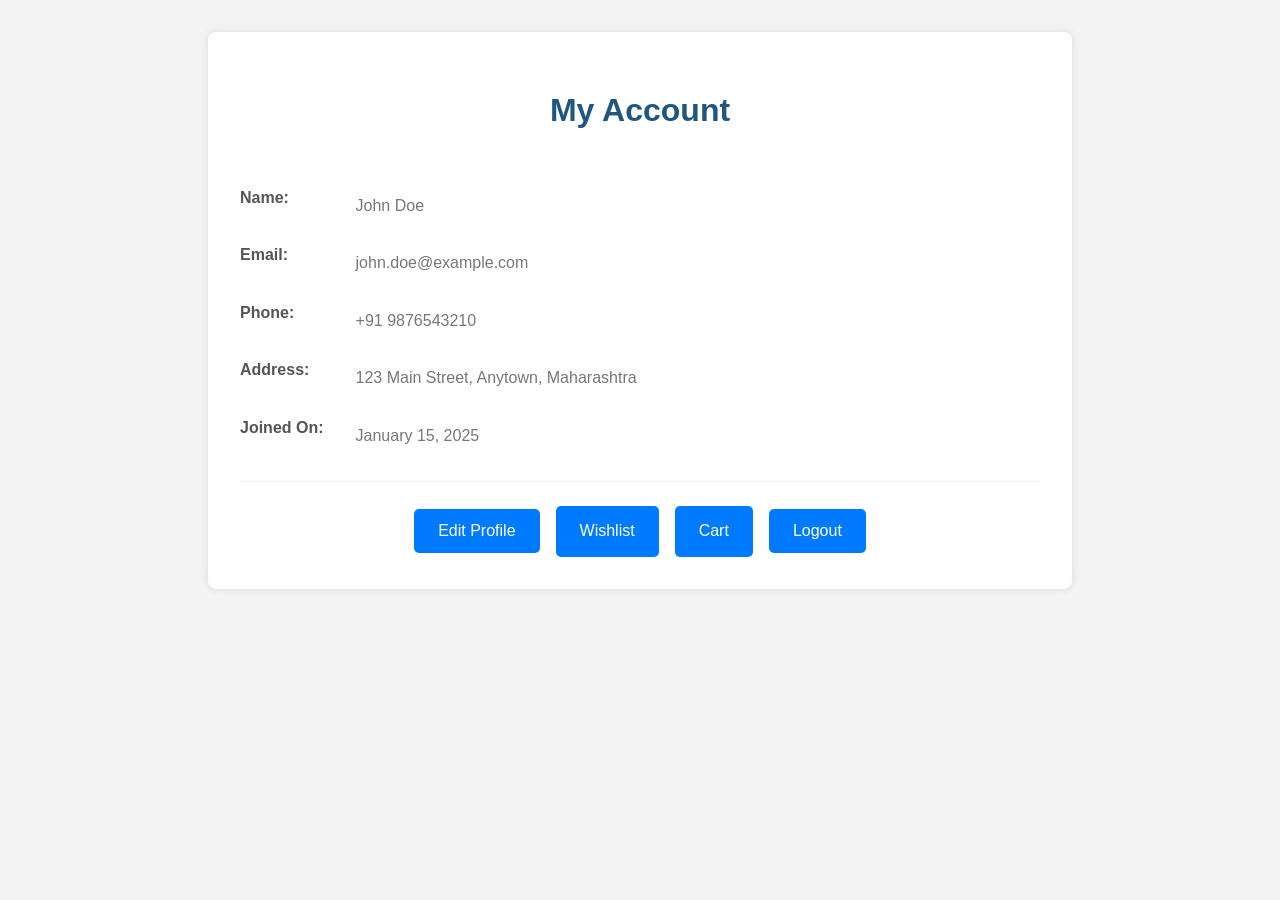
<file: account.html>
<!DOCTYPE html>
<html lang="en">

<head>
    <meta charset="UTF-8">
    <meta name="viewport" content="width=device-width, initial-scale=1.0">
    <title>My Account - SWOTTER</title>
    <style>
        body {
            font-family: 'Arial', sans-serif;
            margin: 0;
            padding: 0;
            background-color: #f4f4f4;
            color: #333;
            line-height: 1.6;
        }

        .container {
            max-width: 800px;
            margin: 2em auto;
            padding: 2em;
            background-color: white;
            border-radius: 8px;
            box-shadow: 0 0 10px rgba(0, 0, 0, 0.1);
        }

        h1 {
            color: #205781;
            text-align: center;
            margin-bottom: 1.5em;
        }

        .profile-details {
            display: grid;
            grid-template-columns: auto 1fr;
            gap: 1em 2em;
            margin-bottom: 1.5em;
            padding-bottom: 1.5em;
            border-bottom: 1px solid #eee;
        }

        .profile-details label {
            font-weight: bold;
            color: #555;
        }

        .profile-details span {
            color: #777;
            font-size: 1em;
            padding: 0.5em 0;
        }

        .edit-form {
            display: none;
            grid-template-columns: auto 1fr;
            gap: 1em 2em;
            margin-bottom: 1.5em;
            padding-bottom: 1.5em;
            border-bottom: 1px solid #eee;
        }

        .edit-form label {
            font-weight: bold;
            color: #555;
        }

        .edit-form input[type="text"] {
            padding: 0.5em;
            border: 1px solid #ccc;
            border-radius: 4px;
            font-size: 1em;
            width: 100%;
            box-sizing: border-box;
        }

        .profile-actions {
            display: flex;
            gap: 1em;
            justify-content: center;
            align-items: center;
        }

        .profile-actions button,
        .profile-actions a {
            padding: 0.8em 1.5em;
            border: none;
            border-radius: 5px;
            cursor: pointer;
            font-size: 1em;
            text-decoration: none;
            color: white;
            background-color: #007bff;
            transition: background-color 0.3s ease;
        }

        .profile-actions button:hover,
        .profile-actions a:hover {
            background-color: #0056b3;
        }

        .edit-buttons {
            display: none;
            gap: 0.5em;
        }

        .editing .profile-details {
            display: none;
        }

        .editing .edit-form {
            display: grid;
        }

        .editing .profile-actions>*:not(.edit-buttons) {
            display: none;
        }

        .editing .edit-buttons {
            display: flex;
        }
    </style>
</head>

<body>
    <div class="container">
        <h1>My Account</h1>

        <div class="profile-details">
            <label for="name">Name:</label>
            <span id="name-span">John Doe</span>

            <label for="email">Email:</label>
            <span id="email-span">john.doe@example.com</span>

            <label for="phone">Phone:</label>
            <span id="phone-span">+91 9876543210</span>

            <label for="address">Address:</label>
            <span id="address-span">123 Main Street, Anytown, Maharashtra</span>

            <label for="joined">Joined On:</label>
            <span id="joined-span">January 15, 2025</span>
        </div>

        <form id="edit-profile-form" class="edit-form">
            <label for="edit-name">Name:</label>
            <input type="text" id="edit-name" value="John Doe">

            <label for="edit-email">Email:</label>
            <input type="text" id="edit-email" value="john.doe@example.com">

            <label for="edit-phone">Phone:</label>
            <input type="text" id="edit-phone" value="+91 9876543210">

            <label for="edit-address">Address:</label>
            <input type="text" id="edit-address" value="123 Main Street, Anytown, Maharashtra">

            <label for="edit-joined">Joined On:</label>
            <input type="text" id="edit-joined" value="January 15, 2025" readonly>
        </form>

        <div class="profile-actions">
            <button class="primary" id="edit-button" onclick="toggleEdit()">Edit Profile</button>
            <a href="wishlist.html" class="secondary">Wishlist</a>
            <a href="cart.html" class="secondary">Cart</a>
            <button class="secondary" onclick="logout()">Logout</button>
            <div class="edit-buttons">
                <button type="button" onclick="saveEdit()">Save</button>
                <button type="button" onclick="cancelEdit()">Cancel</button>
            </div>
        </div>
    </div>

    <script>
        const profileDetails = document.querySelector('.profile-details');
        const editForm = document.getElementById('edit-profile-form');
        const editButton = document.getElementById('edit-button');
        const editButtonsDiv = document.querySelector('.edit-buttons');

        const nameSpan = document.getElementById('name-span');
        const emailSpan = document.getElementById('email-span');
        const phoneSpan = document.getElementById('phone-span');
        const addressSpan = document.getElementById('address-span');
        const joinedSpan = document.getElementById('joined-span');

        const editNameInput = document.getElementById('edit-name');
        const editEmailInput = document.getElementById('edit-email');
        const editPhoneInput = document.getElementById('edit-phone');
        const editAddressInput = document.getElementById('edit-address');
        const editJoinedInput = document.getElementById('edit-joined');

        function toggleEdit() {
            document.body.classList.toggle('editing');
            if (document.body.classList.contains('editing')) {
                editButton.textContent = 'Cancel';
                editButton.onclick = cancelEdit;
                editButtonsDiv.style.display = 'flex';
            } else {
                editButton.textContent = 'Edit Profile';
                editButton.onclick = toggleEdit;
                editButtonsDiv.style.display = 'none';
            }
        }

        function cancelEdit() {
            document.body.classList.remove('editing');
            editButton.textContent = 'Edit Profile';
            editButton.onclick = toggleEdit;
            editButtonsDiv.style.display = 'none';
        }

        function saveEdit() {
            nameSpan.textContent = editNameInput.value;
            emailSpan.textContent = editEmailInput.value;
            phoneSpan.textContent = editPhoneInput.value;
            addressSpan.textContent = editAddressInput.value;

            document.body.classList.remove('editing');
            editButton.textContent = 'Edit Profile';
            editButton.onclick = toggleEdit;
            editButtonsDiv.style.display = 'none';

            alert("Profile details updated!"); // In a real app, you'd save to a server/local storage
        }

        function logout() {
            window.location.href = "login.html"; // Redirect to the login page
            alert("Logged out."); // You might want to clear session/local storage here in a real app
        }

        document.addEventListener('DOMContentLoaded', function () {
            const userData = { // Example user data
                name: "John Doe",
                email: "john.doe@example.com",
                phone: "+91 9876543210",
                address: "123 Main Street, Anytown, Maharashtra",
                joined: "January 15, 2025"
            };

            nameSpan.textContent = userData.name;
            emailSpan.textContent = userData.email;
            phoneSpan.textContent = userData.phone;
            addressSpan.textContent = userData.address;
            joinedSpan.textContent = userData.joined;

            editNameInput.value = userData.name;
            editEmailInput.value = userData.email;
            editPhoneInput.value = userData.phone;
            editAddressInput.value = userData.address;
            editJoinedInput.value = userData.joined;

            editButtonsDiv.style.display = 'none'; // Initially hide save/cancel buttons
        });
    </script>
</body>

</html>
</file>
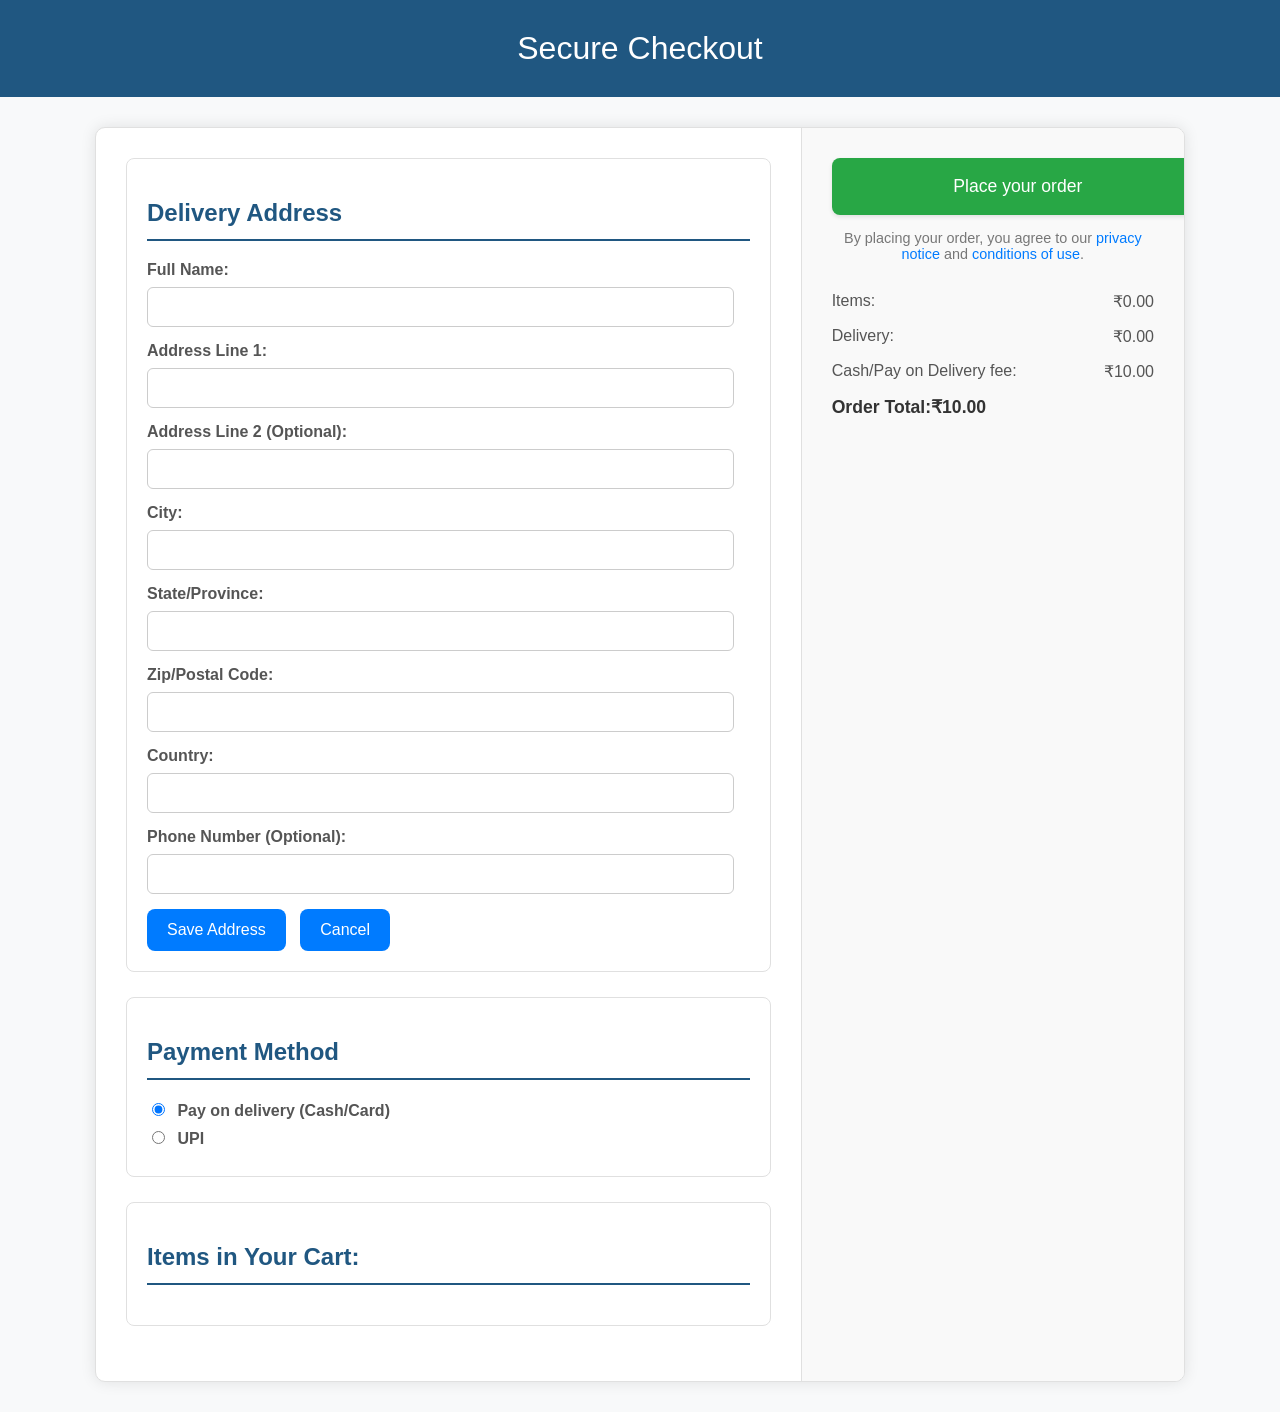
<file: checkout.html>
<!DOCTYPE html>
<html lang="en">

<head>
    <meta charset="UTF-8">
    <meta name="viewport" content="width=device-width, initial-scale=1.0">
    <title>Checkout - SWOTTER</title>
    <style>
        body {
            font-family: 'Segoe UI', Tahoma, Geneva, Verdana, sans-serif;
            margin: 0;
            padding: 0;
            background-color: #f8f9fa;
            color: #333;
        }

        h1 {
            text-align: center;
            padding: 30px 0;
            background-color: #205781;
            /* Primary SWOTTER color (example) */
            color: white;
            margin: 0;
            font-weight: 500;
        }

        .container {
            display: flex;
            width: 85%;
            margin: 30px auto;
            background-color: white;
            box-shadow: 0 0 15px rgba(0, 0, 0, 0.1);
            border-radius: 10px;
            overflow: hidden;
            border: 1px solid #e0e0e0;
        }

        .left-section,
        .right-section {
            padding: 30px;
        }

        .left-section {
            flex: 2;
            border-right: 1px solid #e0e0e0;
        }

        .right-section {
            flex: 1;
            background-color: #f9f9f9;
        }

        .address-box,
        .payment-box,
        .delivery-box {
            margin-bottom: 25px;
            border: 1px solid #e0e0e0;
            padding: 20px;
            border-radius: 8px;
            background-color: white;
        }

        .section-title {
            color: #205781;
            /* Primary SWOTTER color */
            border-bottom: 2px solid #205781;
            padding-bottom: 12px;
            margin-bottom: 20px;
            font-weight: 600;
        }

        .address-form label {
            display: block;
            margin-bottom: 8px;
            font-weight: bold;
            color: #555;
        }

        .address-form input[type="text"],
        .address-form input[type="tel"],
        .address-form select {
            width: calc(100% - 16px);
            padding: 10px;
            margin-bottom: 15px;
            border: 1px solid #ccc;
            border-radius: 6px;
            box-sizing: border-box;
            font-size: 1em;
        }

        .address-actions button {
            background-color: #007bff;
            /* Accent color */
            color: white;
            padding: 12px 20px;
            border: none;
            border-radius: 8px;
            cursor: pointer;
            font-size: 1em;
            margin-right: 10px;
            transition: background-color 0.2s ease-in-out;
        }

        .address-actions button:hover {
            background-color: #0056b3;
        }

        .address-display {
            margin-bottom: 20px;
            line-height: 1.6;
            color: #555;
        }

        .address-display strong {
            font-weight: bold;
            color: #333;
        }

        .change-link {
            color: #007bff;
            /* Accent color */
            text-decoration: none;
            margin-right: 10px;
            font-size: 0.95em;
        }

        .change-link:hover {
            text-decoration: underline;
        }

        .place-order-button {
            background-color: #28a745;
            /* Success color */
            color: white;
            padding: 18px 25px;
            border: none;
            border-radius: 8px;
            font-size: 1.1em;
            cursor: pointer;
            width: 100%;
            transition: background-color 0.2s ease-in-out;
            box-shadow: 0 2px 4px rgba(0, 0, 0, 0.1);
            text-decoration: none;
            /* To remove default link styling */
            display: inline-block;
            /* To allow width to be set */
            text-align: center;
        }

        .place-order-button:hover {
            background-color: #218838;
        }

        .order-summary {
            margin-bottom: 30px;
        }

        .order-summary p {
            font-size: 0.9em;
            margin-top: 15px;
            color: #777;
            text-align: center;
        }

        .order-summary a {
            color: #007bff;
            /* Accent color */
            text-decoration: none;
        }

        .order-summary a:hover {
            text-decoration: underline;
        }

        .order-details p {
            display: flex;
            justify-content: space-between;
            margin-bottom: 12px;
            color: #555;
            font-size: 1em;
        }

        .order-details strong {
            font-size: 1.1em;
            color: #333;
        }

        #cart-items-display {
            margin-top: 10px;
        }

        #cart-items-display .cart-item {
            display: flex;
            align-items: center;
            margin-bottom: 15px;
            border-bottom: 1px solid #f0f0f0;
            padding-bottom: 15px;
        }

        #cart-items-display .cart-item img {
            width: 70px;
            height: 70px;
            margin-right: 15px;
            border-radius: 8px;
            object-fit: cover;
        }

        #cart-items-display .cart-item div {
            flex-grow: 1;
        }

        #cart-items-display .cart-item p {
            margin-bottom: 5px;
            font-size: 0.95em;
            color: #444;
        }

        #cart-items-display .cart-item p strong {
            font-weight: 600;
        }

        .payment-options {
            margin-top: 15px;
        }

        .payment-options label {
            display: block;
            margin-bottom: 8px;
            color: #555;
            font-weight: bold;
        }

        .payment-options input[type="radio"] {
            margin-right: 8px;
        }
    </style>
</head>

<body>
    <h1>Secure Checkout</h1>
    <div class="container">
        <div class="left-section">
            <div class="address-box">
                <h2 class="section-title">Delivery Address</h2>
                <div id="address-display" style="display: none;">
                    <p><strong id="delivery-name"></strong></p>
                    <p id="delivery-address-line1"></p>
                    <p id="delivery-address-line2"></p>
                    <p><span id="delivery-city"></span>, <span id="delivery-state"></span> <span
                            id="delivery-zip"></span></p>
                    <p id="delivery-country"></p>
                    <p><a href="#" class="change-link" onclick="showAddressForm()">Change</a></p>
                    <hr>
                </div>
                <form id="address-form" class="address-form">
                    <label for="fullName">Full Name:</label>
                    <input type="text" id="fullName" name="fullName" required>

                    <label for="addressLine1">Address Line 1:</label>
                    <input type="text" id="addressLine1" name="addressLine1" required>

                    <label for="addressLine2">Address Line 2 (Optional):</label>
                    <input type="text" id="addressLine2" name="addressLine2">

                    <label for="city">City:</label>
                    <input type="text" id="city" name="city" required>

                    <label for="state">State/Province:</label>
                    <input type="text" id="state" name="state" required>

                    <label for="zipCode">Zip/Postal Code:</label>
                    <input type="text" id="zipCode" name="zipCode" required>

                    <label for="country">Country:</label>
                    <input type="text" id="country" name="country" required>

                    <label for="phone">Phone Number (Optional):</label>
                    <input type="tel" id="phone" name="phone">

                    <div class="address-actions">
                        <button type="button" onclick="saveAddress()">Save Address</button>
                        <button type="button" onclick="hideAddressForm()">Cancel</button>
                    </div>
                </form>
            </div>

            <div class="payment-box">
                <h2 class="section-title">Payment Method</h2>
                <div class="payment-options">
                    <label>
                        <input type="radio" name="paymentMethod" value="cashOnDelivery" checked>
                        Pay on delivery (Cash/Card)
                    </label>
                    <label>
                        <input type="radio" name="paymentMethod" value="upi">
                        UPI
                    </label>
                </div>
            </div>

            <div class="delivery-box">
                <h2 class="section-title">Items in Your Cart:</h2>
                <div id="cart-items-display">
                </div>
            </div>
        </div>

        <div class="right-section">
            <div class="order-summary">
                <a href="index.html" class="place-order-button" onclick="placeOrder()"
                    style="color: white; text-decoration: none;">Place your order</a>
                <p style="font-size: 0.9em; margin-top: 15px;">By placing your order, you agree to our <a
                        href="#">privacy notice</a> and <a href="#">conditions of use</a>.</p>
            </div>

            <div class="order-details">
                <p><span>Items:</span><span id="items-total">₹0.00</span></p>
                <p><span>Delivery:</span><span id="delivery-cost">₹0.00</span></p>
                <p><span>Cash/Pay on Delivery fee:</span><span>₹10.00</span></p>
                <p><strong><span>Order Total:</span><span id="order-total">₹0.00</span></strong></p>
            </div>
        </div>
    </div>

    <script>
        document.addEventListener('DOMContentLoaded', function () {
            loadCartItems();
            updateTotal();
            showAddressForm(); // Show address form initially
        });

        let cartData = JSON.parse(sessionStorage.getItem('cartData')) || [];
        let cartTotal = parseFloat(sessionStorage.getItem('cartTotal')) || 0;
        let deliveryAddress = JSON.parse(sessionStorage.getItem('deliveryAddress')) || null;

        const cartItemsDisplay = document.getElementById('cart-items-display');
        const itemsTotalElement = document.getElementById('items-total');
        const orderTotalElement = document.getElementById('order-total');
        const deliveryCostElement = document.getElementById('delivery-cost');

        const addressForm = document.getElementById('address-form');
        const addressDisplay = document.getElementById('address-display');
        const deliveryNameElement = document.getElementById('delivery-name');
        const deliveryAddressLine1Element = document.getElementById('delivery-address-line1');
        const deliveryAddressLine2Element = document.getElementById('delivery-address-line2');
        const deliveryCityElement = document.getElementById('delivery-city');
        const deliveryStateElement = document.getElementById('delivery-state');
        const deliveryZipElement = document.getElementById('delivery-zip');
        const deliveryCountryElement = document.getElementById('delivery-country');

        function loadCartItems() {
            let itemsHTML = '';
            const groupedCart = cartData.reduce((acc, item) => {
                const existingItem = acc.find(i => i.title === item.title);
                if (existingItem) {
                    existingItem.count++;
                } else {
                    acc.push({ ...item, count: 1 });
                }
                return acc;
            }, []);

            groupedCart.forEach(item => {
                itemsHTML += `
                    <div class="cart-item">
                        <img src="${item.img}" alt="${item.title}">
                        <div>
                            <p><strong>${item.title}</strong></p>
                            <p>Price: ₹${item.price}</p>
                            <p>Quantity: ${item.count}</p>
                        </div>
                    </div>
                `;
            });
            cartItemsDisplay.innerHTML = itemsHTML;
        }

        function updateTotal() {
            itemsTotalElement.textContent = `₹${cartTotal.toFixed(2)}`;
            const deliveryFee = 0; // You can make this dynamic based on address later
            deliveryCostElement.textContent = `₹${deliveryFee.toFixed(2)}`;
            orderTotalElement.textContent = `₹${(cartTotal + deliveryFee + 10).toFixed(2)}`; // Added pay on delivery fee
        }

        function showAddressForm() {
            addressForm.style.display = 'block';
            addressDisplay.style.display = 'none';
            if (deliveryAddress) {
                document.getElementById('fullName').value = deliveryAddress.fullName || '';
                document.getElementById('addressLine1').value = deliveryAddress.addressLine1 || '';
                document.getElementById('addressLine2').value = deliveryAddress.addressLine2 || '';
                document.getElementById('city').value = deliveryAddress.city || '';
                document.getElementById('state').value = deliveryAddress.state || '';
                document.getElementById('zipCode').value = deliveryAddress.zipCode || '';
                document.getElementById('country').value = deliveryAddress.country || '';
                document.getElementById('phone').value = deliveryAddress.phone || '';
            }
        }

        function hideAddressForm() {
            addressForm.style.display = 'none';
            if (deliveryAddress) {
                addressDisplay.style.display = 'block';
            } else {
                showAddressForm(); // Keep showing if no address saved
            }
        }

        function saveAddress() {
            deliveryAddress = {
                fullName: document.getElementById('fullName').value,
                addressLine1: document.getElementById('addressLine1').value,
                addressLine2: document.getElementById('addressLine2').value,
                city: document.getElementById('city').value,
                state: document.getElementById('state').value,
                zipCode: document.getElementById('zipCode').value,
                country: document.getElementById('country').value,
                phone: document.getElementById('phone').value
            };
            sessionStorage.setItem('deliveryAddress', JSON.stringify(deliveryAddress));
            updateAddressDisplay();
            hideAddressForm();
        }

        function updateAddressDisplay() {
            if (deliveryAddress) {
                deliveryNameElement.textContent = deliveryAddress.fullName;
                deliveryAddressLine1Element.textContent = deliveryAddress.addressLine1;
                deliveryAddressLine2Element.textContent = deliveryAddress.addressLine2 || '';
                deliveryCityElement.textContent = deliveryAddress.city;
                deliveryStateElement.textContent = deliveryAddress.state;
                deliveryZipElement.textContent = deliveryAddress.zipCode;
                deliveryCountryElement.textContent = deliveryAddress.country;
                addressDisplay.style.display = 'block';
            } else {
                addressDisplay.style.display = 'none';
            }
        }

        function placeOrder() {
            if (!deliveryAddress) {
                alert('Please enter your delivery address.');
                return;
            }

            const orderData = {
                items: cartData,
                total: parseFloat(orderTotalElement.textContent.replace('₹', '')),
                deliveryAddress: deliveryAddress,
                paymentMethod: document.querySelector('input[name="paymentMethod"]:checked').value
            };

            console.log('Order Data:', orderData);

            // In a real application, you would send this orderData to your server
            // using a fetch request to process the order.
            alert(`Order placed with payment method: ${orderData.paymentMethod}!`);
            window.location.href = 'index.html';
        }
    </script>
</body>

</html>
</file>
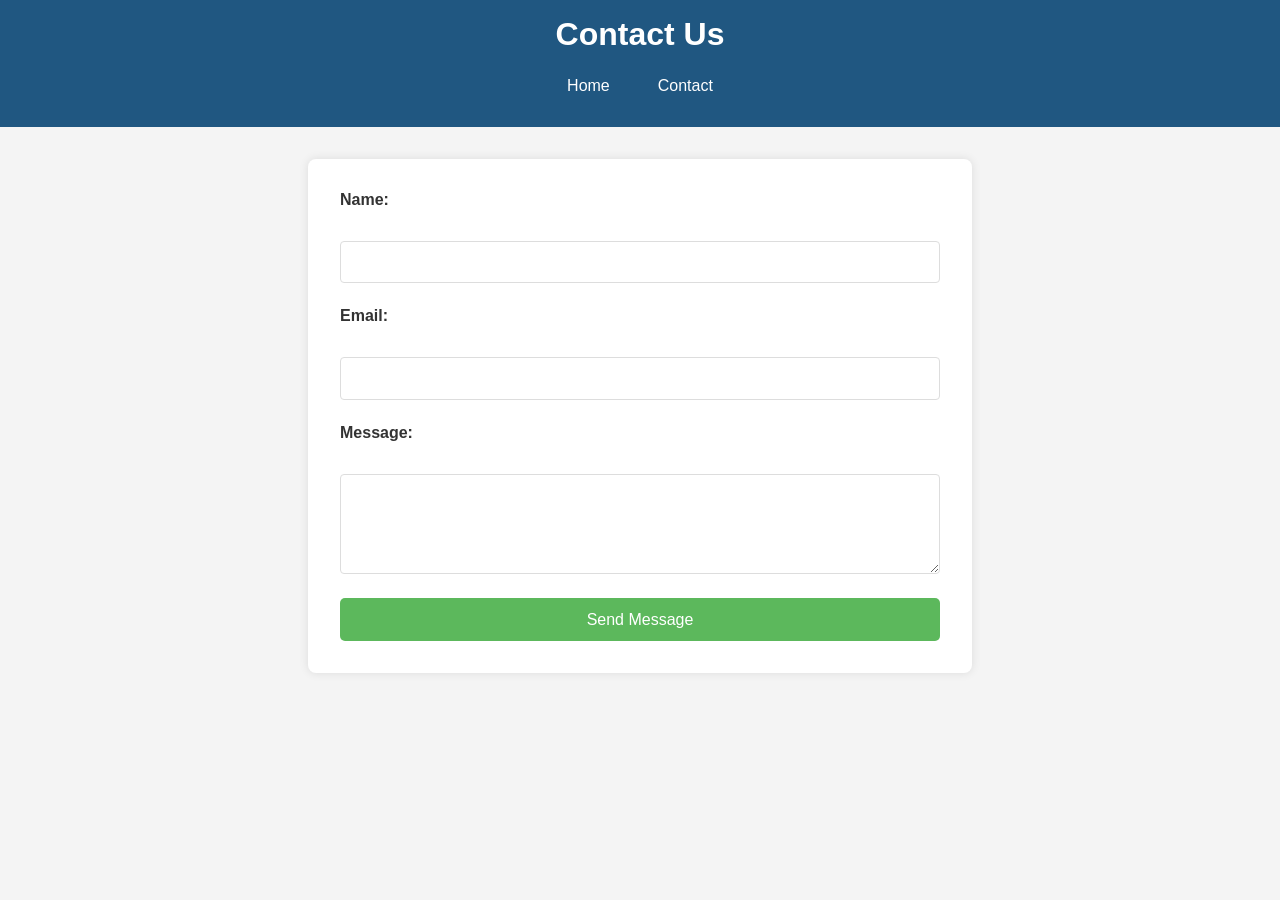
<file: contact.html>
<!DOCTYPE html>
<html lang="en">

<head>
    <meta charset="UTF-8">
    <meta name="viewport" content="width=device-width, initial-scale=1.0">
    <title>Contact Us - SWOTTER</title>
    <style>
        body {
            font-family: 'Arial', sans-serif;
            margin: 0;
            padding: 0;
            background-color: #f4f4f4;
            color: #333;
            display: flex;
            flex-direction: column;
            min-height: 100vh;
        }

        header {
            background-color: #205781;
            color: white;
            padding: 1em 0;
            text-align: center;
        }

        header h1 {
            margin: 0 0 0.5em 0;
        }

        nav {
            display: flex;
            justify-content: center;
            gap: 1em;
            padding-bottom: 0.5em;
        }

        nav a {
            color: white;
            text-decoration: none;
            padding: 0.5em 1em;
            border-radius: 5px;
            transition: background-color 0.3s ease;
        }

        nav a:hover {
            background-color: #163d5e;
        }

        form {
            background-color: white;
            padding: 2em;
            margin: 2em auto;
            border-radius: 8px;
            box-shadow: 0 0 10px rgba(0, 0, 0, 0.1);
            width: 80%;
            max-width: 600px;
            display: flex;
            flex-direction: column;
            gap: 1.5em;
        }

        label {
            display: block;
            margin-bottom: 0.5em;
            font-weight: bold;
        }

        input[type="text"],
        input[type="email"],
        textarea {
            width: 100%;
            padding: 0.7em;
            border: 1px solid #ddd;
            border-radius: 4px;
            box-sizing: border-box;
            /* Important for padding to not increase width */
            font-size: 1em;
        }

        textarea {
            resize: vertical;
            /* Allow user to resize vertically */
            min-height: 100px;
        }

        button[type="submit"] {
            background-color: #5cb85c;
            color: white;
            padding: 0.8em 1.5em;
            border: none;
            border-radius: 5px;
            cursor: pointer;
            font-size: 1em;
            transition: background-color 0.3s ease;
        }

        button[type="submit"]:hover {
            background-color: #4cae4c;
        }
    </style>
</head>

<body>
    <header>
        <h1>Contact Us</h1>
        <nav>
            <a href="index.html">Home</a>
            <a href="contact.html">Contact</a>
        </nav>
    </header>

    <form>
        <label for="name">Name:</label>
        <input type="text" id="name" name="name" required>

        <label for="email">Email:</label>
        <input type="email" id="email" name="email" required>

        <label for="message">Message:</label>
        <textarea id="message" name="message" rows="5" required></textarea>

        <button type="submit">Send Message</button>
    </form>
    <script>
        document.querySelector('form').addEventListener('submit', function (event) {
            event.preventDefault(); // Prevent the default form submission

            const formData = new FormData(this);

            fetch('http://localhost:5000/api/contact', {
                method: 'POST',
                body: formData
            })
                .then(response => response.json())
                .then(data => {
                    alert(data.message || 'Message sent successfully!');
                    this.reset(); // Clear the form
                })
                .catch(error => {
                    console.error('Error:', error);
                    alert('There was an error sending your message.');
                });
        });
    </script>
</body>

</html>
</file>
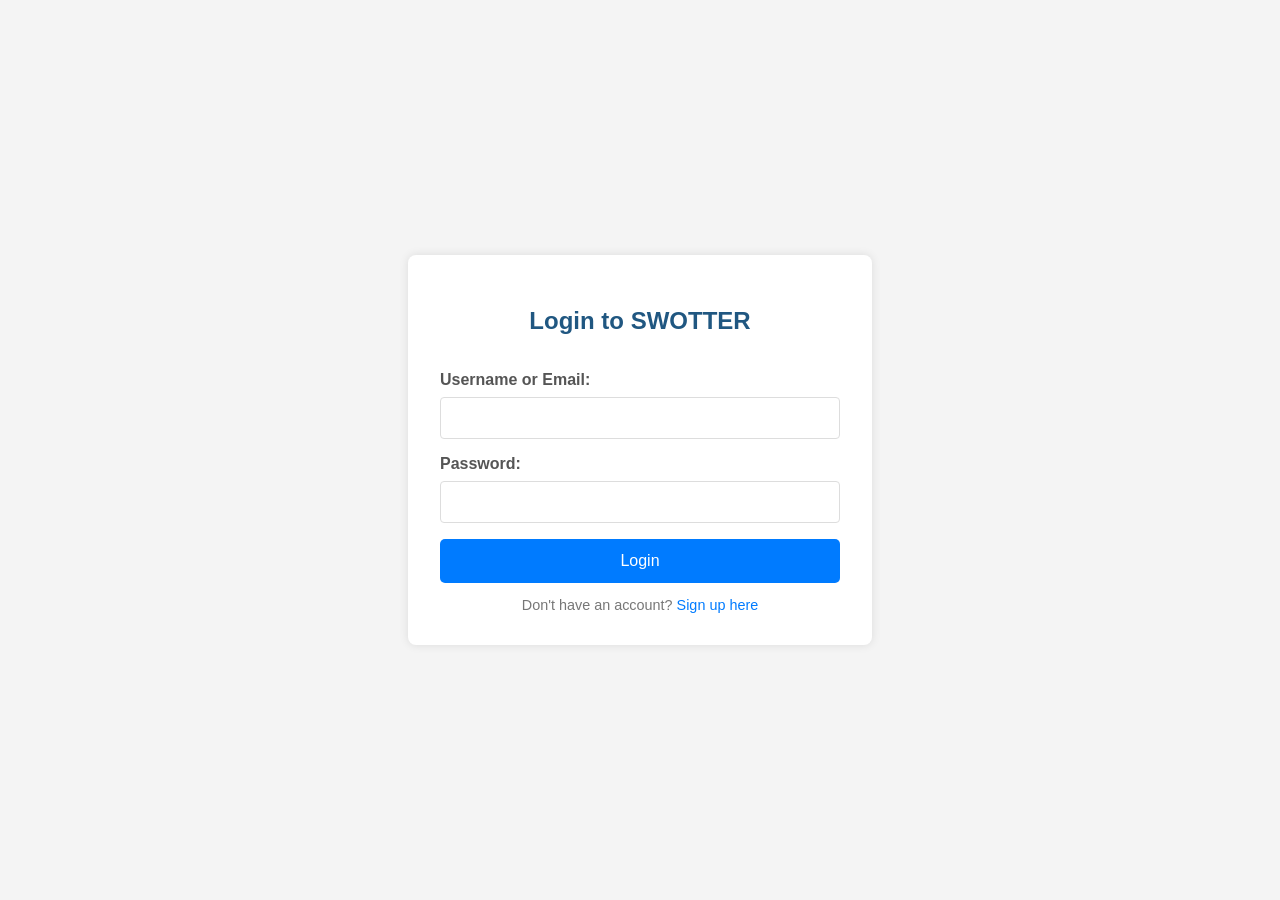
<file: login.html>
<!DOCTYPE html>
<html lang="en">

<head>
    <meta charset="UTF-8">
    <meta name="viewport" content="width=device-width, initial-scale=1.0">
    <title>Login - SWOTTER</title>
    <style>
        body {
            font-family: 'Arial', sans-serif;
            margin: 0;
            padding: 0;
            background-color: #f4f4f4;
            display: flex;
            justify-content: center;
            align-items: center;
            min-height: 100vh;
        }

        .container {
            background-color: white;
            padding: 2em;
            border-radius: 8px;
            box-shadow: 0 0 10px rgba(0, 0, 0, 0.1);
            width: 100%;
            max-width: 400px;
        }

        h2 {
            text-align: center;
            color: #205781;
            margin-bottom: 1.5em;
        }

        label {
            display: block;
            margin-bottom: 0.5em;
            font-weight: bold;
            color: #555;
        }

        input[type="text"],
        input[type="password"] {
            width: 100%;
            padding: 0.7em;
            border: 1px solid #ddd;
            border-radius: 4px;
            box-sizing: border-box;
            margin-bottom: 1em;
            font-size: 1em;
        }

        button[type="submit"] {
            background-color: #007bff;
            color: white;
            padding: 0.8em 1.5em;
            border: none;
            border-radius: 5px;
            cursor: pointer;
            font-size: 1em;
            transition: background-color 0.3s ease;
            width: 100%;
        }

        button[type="submit"]:hover {
            background-color: #0056b3;
        }

        .signup-link {
            text-align: center;
            margin-top: 1em;
            font-size: 0.9em;
            color: #777;
        }

        .signup-link a {
            color: #007bff;
            text-decoration: none;
        }

        .signup-link a:hover {
            text-decoration: underline;
        }
    </style>
</head>

<body>
    <div class="container">
        <h2>Login to SWOTTER</h2>
        <form id="loginForm">
            <label for="username">Username or Email:</label>
            <input type="text" id="username" name="username" required>

            <label for="password">Password:</label>
            <input type="password" id="password" name="password" required>

            <button type="submit">Login</button>
        </form>
        <div class="signup-link">
            Don't have an account? <a href="signup.html">Sign up here</a>
        </div>
    </div>

    <script>
        document.getElementById('loginForm').addEventListener('submit', function (event) {
            event.preventDefault();
            const formData = new FormData(this);

            fetch('/api/login', {
                method: 'POST',
                body: formData
            })
                .then(response => response.json())
                .then(data => {
                    if (data.success) {
                        alert(data.message || 'Login successful!');
                        window.location.href = 'index.html'; // Redirect to the home page on successful login
                    } else {
                        alert(data.error || 'Invalid username or password.');
                    }
                })
                .catch(error => {
                    console.error('Error:', error);
                    alert('An error occurred during login.');
                });
        });
    </script>
</body>

</html>
</file>
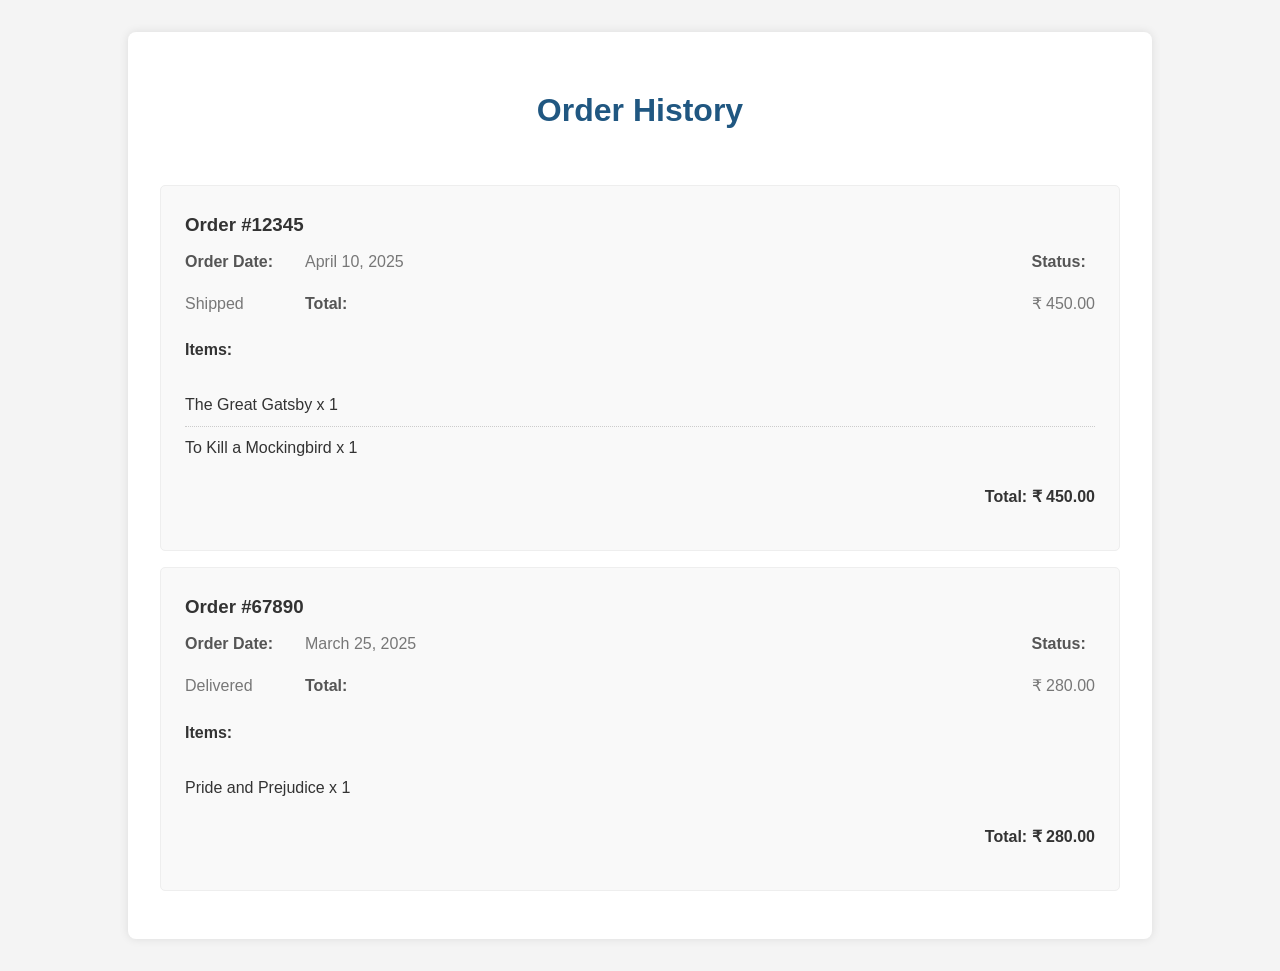
<file: order-history.html>
<!DOCTYPE html>
<html lang="en">

<head>
    <meta charset="UTF-8">
    <meta name="viewport" content="width=device-width, initial-scale=1.0">
    <title>Order History - SWOTTER</title>
    <style>
        body {
            font-family: 'Arial', sans-serif;
            margin: 0;
            padding: 0;
            background-color: #f4f4f4;
            color: #333;
            line-height: 1.6;
        }

        .container {
            max-width: 960px;
            margin: 2em auto;
            padding: 2em;
            background-color: white;
            border-radius: 8px;
            box-shadow: 0 0 10px rgba(0, 0, 0, 0.1);
        }

        h1 {
            color: #205781;
            text-align: center;
            margin-bottom: 1.5em;
        }

        .order-list {
            list-style: none;
            padding: 0;
        }

        .order-item {
            background-color: #f9f9f9;
            border: 1px solid #eee;
            border-radius: 5px;
            margin-bottom: 1em;
            padding: 1.5em;
        }

        .order-item h3 {
            color: #333;
            margin-top: 0;
            margin-bottom: 0.5em;
        }

        .order-details {
            display: grid;
            grid-template-columns: auto 1fr auto;
            gap: 1em 2em;
            margin-bottom: 1em;
        }

        .order-details label {
            font-weight: bold;
            color: #555;
        }

        .order-details span {
            color: #777;
        }

        .order-items-list {
            list-style: none;
            padding: 0;
            margin-top: 1em;
        }

        .order-items-list li {
            padding: 0.5em 0;
            border-bottom: 1px dotted #ccc;
        }

        .order-items-list li:last-child {
            border-bottom: none;
        }

        .order-total {
            text-align: right;
            margin-top: 1em;
            font-weight: bold;
            color: #333;
        }

        .no-orders {
            text-align: center;
            color: #777;
            padding: 2em;
        }
    </style>
</head>

<body>
    <div class="container">
        <h1>Order History</h1>

        <ul class="order-list">
            <li class="order-item">
                <h3>Order #12345</h3>
                <div class="order-details">
                    <label>Order Date:</label>
                    <span>April 10, 2025</span>
                    <label>Status:</label>
                    <span>Shipped</span>
                    <label>Total:</label>
                    <span>₹ 450.00</span>
                </div>
                <h4>Items:</h4>
                <ul class="order-items-list">
                    <li>The Great Gatsby x 1</li>
                    <li>To Kill a Mockingbird x 1</li>
                </ul>
                <p class="order-total">Total: ₹ 450.00</p>
            </li>

            <li class="order-item">
                <h3>Order #67890</h3>
                <div class="order-details">
                    <label>Order Date:</label>
                    <span>March 25, 2025</span>
                    <label>Status:</label>
                    <span>Delivered</span>
                    <label>Total:</label>
                    <span>₹ 280.00</span>
                </div>
                <h4>Items:</h4>
                <ul class="order-items-list">
                    <li>Pride and Prejudice x 1</li>
                </ul>
                <p class="order-total">Total: ₹ 280.00</p>
            </li>

        </ul>
    </div>

    <script>
        // In a real application, you would use JavaScript to fetch the user's order history
        // from your backend and dynamically generate the order items in the .order-list.

        // For example, you might have an array of order objects:
        /*
        const orders = [
            {
                orderId: "12345",
                orderDate: "April 10, 2025",
                status: "Shipped",
                total: 450.00,
                items: ["The Great Gatsby x 1", "To Kill a Mockingbird x 1"]
            },
            {
                orderId: "67890",
                orderDate: "March 25, 2025",
                status: "Delivered",
                total: 280.00,
                items: ["Pride and Prejudice x 1"]
            }
        ];

        const orderList = document.querySelector('.order-list');

        if (orders.length === 0) {
            const noOrdersItem = document.createElement('li');
            noOrdersItem.classList.add('no-orders');
            noOrdersItem.textContent = 'No previous orders found.';
            orderList.appendChild(noOrdersItem);
        } else {
            orders.forEach(order => {
                const orderItem = document.createElement('li');
                orderItem.classList.add('order-item');
                orderItem.innerHTML = `
                    <h3>Order #${order.orderId}</h3>
                    <div class="order-details">
                        <label>Order Date:</label>
                        <span>${order.orderDate}</span>
                        <label>Status:</label>
                        <span>${order.status}</span>
                        <label>Total:</label>
                        <span>₹ ${order.total.toFixed(2)}</span>
                    </div>
                    <h4>Items:</h4>
                    <ul class="order-items-list">
                        ${order.items.map(item => `<li>${item}</li>`).join('')}
                    </ul>
                    <p class="order-total">Total: ₹ ${order.total.toFixed(2)}</p>
                `;
                orderList.appendChild(orderItem);
            });
        }
        */
    </script>
</body>

</html>
</file>
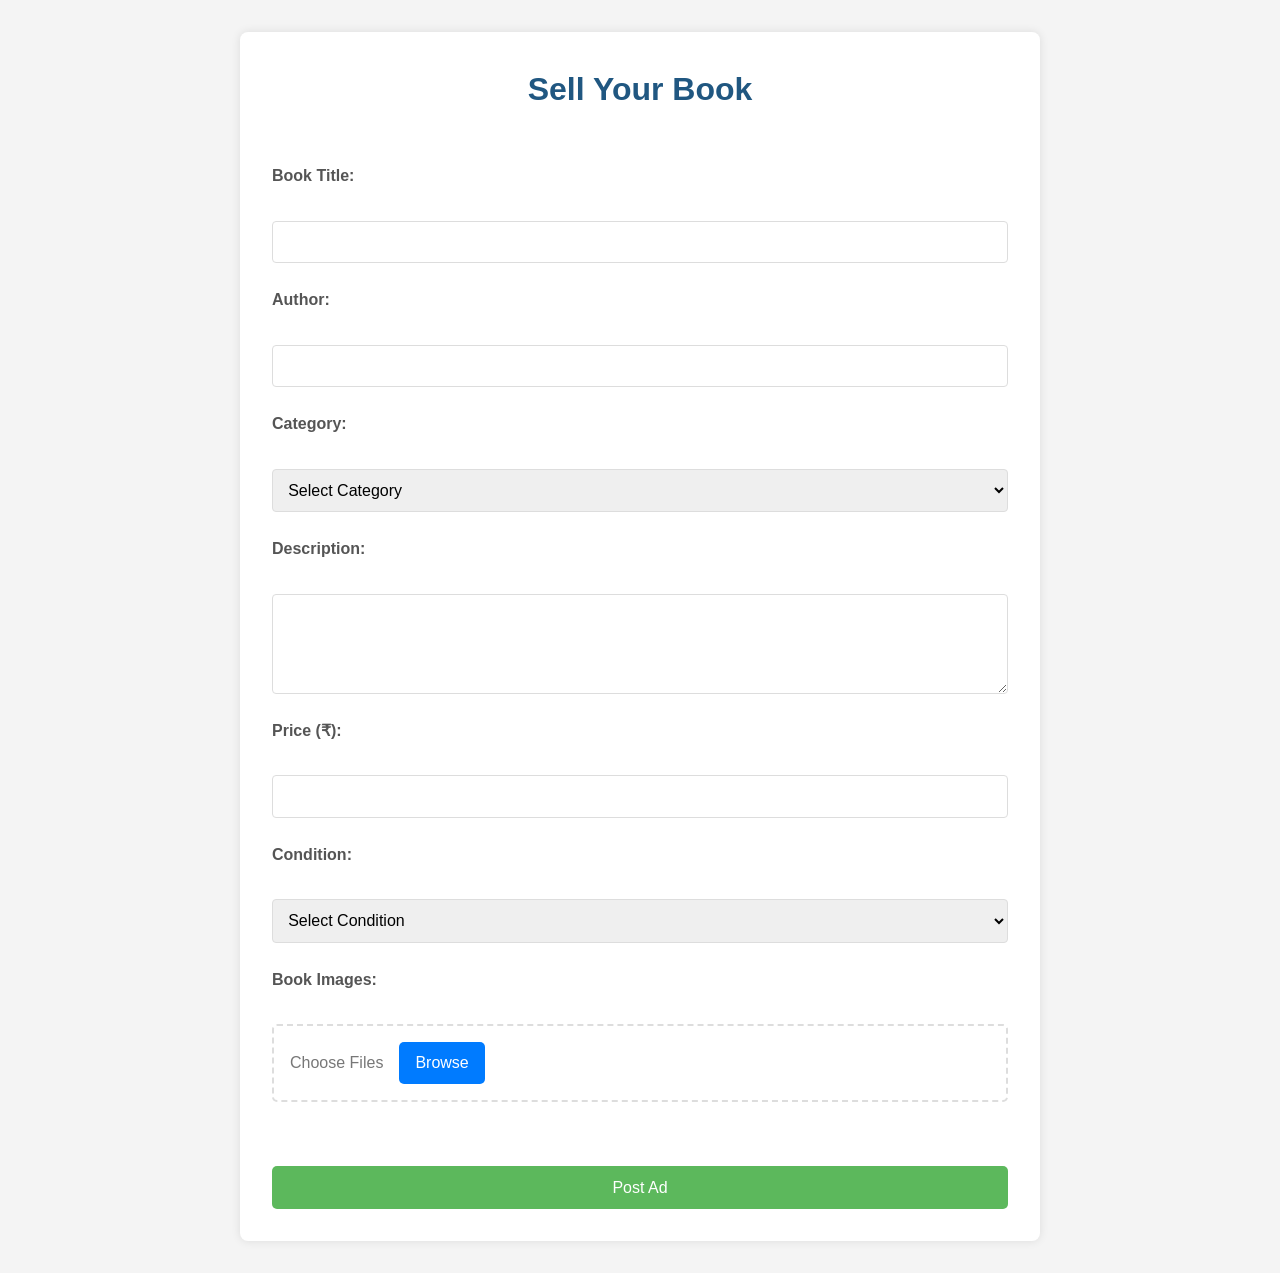
<file: post.html>
<!DOCTYPE html>
<html lang="en">

<head>
    <meta charset="UTF-8">
    <meta name="viewport" content="width=device-width, initial-scale=1.0">
    <title>Sell Your Book - SWOTTER</title>
    <link rel="stylesheet" href="styles.css">
    <style>
        /* Styles for the Post Ad Page */
        body {
            font-family: 'Arial', sans-serif;
            margin: 0;
            padding: 0;
            background-color: #f4f4f4;
            color: #333;
            line-height: 1.6;
        }

        .container {
            max-width: 800px;
            margin: 2em auto;
            padding: 2em;
            background-color: white;
            border-radius: 8px;
            box-shadow: 0 0 10px rgba(0, 0, 0, 0.1);
        }

        h1 {
            color: #205781;
            text-align: center;
            margin-bottom: 1.5em;
        }

        form {
            display: flex;
            flex-direction: column;
            gap: 1.5em;
        }

        label {
            display: block;
            margin-bottom: 0.5em;
            font-weight: bold;
            color: #555;
        }

        input[type="text"],
        input[type="number"],
        textarea,
        select {
            width: 100%;
            padding: 0.7em;
            border: 1px solid #ddd;
            border-radius: 4px;
            box-sizing: border-box;
            font-size: 1em;
        }

        textarea {
            resize: vertical;
            min-height: 100px;
        }

        input[type="file"] {
            opacity: 0;
            position: absolute;
            width: 100%;
            height: 100%;
            cursor: pointer;
        }

        .file-upload-wrapper {
            position: relative;
            display: inline-flex;
            align-items: center;
            background-color: white;
            border: 2px dashed #ddd;
            border-radius: 5px;
            padding: 1em;
            text-align: center;
            cursor: pointer;
            transition: border-color 0.3s ease;
            width: 100%;
            /* Make sure it takes full width */
            box-sizing: border-box;
        }


        .file-upload-wrapper:hover {
            border-color: #007bff;
        }


        .file-upload-text {
            margin-right: 1em;
            color: #777;
            font-size: 1em;
            white-space: nowrap;
            overflow: hidden;
            text-overflow: ellipsis;
            max-width: 70%;
            /* Adjust as needed */
        }

        .file-upload-button {
            background-color: #007bff;
            color: white;
            padding: 0.5em 1em;
            border-radius: 5px;
            font-size: 1em;
            white-space: nowrap;
        }

        .image-preview-container {
            display: flex;
            flex-wrap: wrap;
            gap: 1em;
            margin-top: 1em;
        }

        .image-preview {
            position: relative;
            width: 100px;
            height: 100px;
            border: 1px solid #ddd;
            border-radius: 5px;
            overflow: hidden;
        }

        .image-preview img {
            width: 100%;
            height: 100%;
            object-fit: cover;
        }

        .image-preview .remove-image-button {
            position: absolute;
            top: 0;
            right: 0;
            background-color: rgba(255, 0, 0, 0.7);
            color: white;
            border: none;
            border-radius: 0 5px 0 0;
            padding: 0.2em 0.5em;
            cursor: pointer;
            font-size: 0.8em;
            opacity: 0;
            transition: opacity 0.2s ease;
        }

        .image-preview:hover .remove-image-button {
            opacity: 1;
        }


        button[type="submit"] {
            background-color: #5cb85c;
            color: white;
            padding: 0.8em 1.5em;
            border: none;
            border-radius: 5px;
            cursor: pointer;
            font-size: 1em;
            transition: background-color 0.3s ease;
        }

        button[type="submit"]:hover {
            background-color: #4cae4c;
        }

        @media (max-width: 600px) {
            .container {
                padding: 1.5em;
            }

            .file-upload-text {
                max-width: 60%;
            }
        }
    </style>
</head>

<body>
    <div class="container">
        <h1>Sell Your Book</h1>
        <form id="postBookForm" enctype="multipart/form-data">
            <label for="title">Book Title:</label>
            <input type="text" id="title" name="title" required>

            <label for="author">Author:</label>
            <input type="text" id="author" name="author" required>

            <label for="category">Category:</label>
            <select id="category" name="category" required>
                <option value="" disabled selected>Select Category</option>
                <option value="fiction">Fiction</option>
                <option value="non-fiction">Non-Fiction</option>
                <option value="comics">Comics & Graphic Novels</option>
                <option value="textbooks">Textbooks</option>
                <option value="mystery">Mystery & Thriller</option>
                <option value="self-help">Self-Help</option>
                <option value="fantasy">Fantasy</option>
                <option value="science-fiction">Science Fiction</option>
                <option value="romance">Romance</option>
                <option value="biography">Biographies & Memoirs</option>
                <option value="history">History</option>
                <option value="poetry">Poetry</option>
                <option value="business">Business & Economics</option>
                <option value="health">Health & Wellness</option>
                <option value="children">Children's Books</option>
                <option value="young-adult">Young Adult</option>
            </select>

            <label for="description">Description:</label>
            <textarea id="description" name="description" required></textarea>

            <label for="price">Price (₹):</label>
            <input type="number" id="price" name="price" min="0" step="0.01" required>

            <label for="condition">Condition:</label>
            <select id="condition" name="condition" required>
                <option value="" disabled selected>Select Condition</option>
                <option value="new">New</option>
                <option value="like-new">Like New</option>
                <option value="very-good">Very Good</option>
                <option value="good">Good</option>
                <option value="acceptable">Acceptable</option>
            </select>

            <label for="images">Book Images:</label>
            <div class="file-upload-wrapper" id="imageUploadWrapper">
                <span class="file-upload-text">Choose Files</span>
                <span class="file-upload-button">Browse</span>
                <input type="file" id="images" name="images" accept="image/*" multiple>
            </div>
            <div id="imagePreview" class="image-preview-container">
            </div>

            <button type="submit">Post Ad</button>
        </form>
    </div>

    <script>
        const imageUpload = document.getElementById('images');
        const imagePreview = document.getElementById('imagePreview');
        const imageUploadWrapper = document.getElementById('imageUploadWrapper');
        const fileUploadText = document.querySelector('.file-upload-text');

        imageUpload.addEventListener('change', function () {
            const files = this.files;
            imagePreview.innerHTML = ''; // Clear previous previews

            if (files && files.length > 0) {
                fileUploadText.textContent = `${files.length} files selected`; // Update file count
                Array.from(files).forEach(file => {
                    const reader = new FileReader();
                    reader.onload = function (e) {
                        const preview = document.createElement('div');
                        preview.classList.add('image-preview');
                        preview.innerHTML = `
                            <img src="${e.target.result}" alt="Book Preview">
                            <button class="remove-image-button" type="button">&times;</button>
                        `;
                        imagePreview.appendChild(preview);

                        const removeButton = preview.querySelector('.remove-image-button');
                        removeButton.addEventListener('click', function () {
                            preview.remove();
                            // Remove the corresponding file from the FileList
                            const newFiles = Array.from(imageUpload.files).filter(f => f !== file);
                            const dataTransfer = new DataTransfer();
                            newFiles.forEach(f => dataTransfer.items.add(f));
                            imageUpload.files = dataTransfer.files;

                            if (imageUpload.files.length === 0) {
                                fileUploadText.textContent = 'Choose Files';
                            } else {
                                fileUploadText.textContent = `${imageUpload.files.length} files selected`;
                            }
                        });
                    };
                    reader.readAsDataURL(file);
                });
            } else {
                fileUploadText.textContent = 'Choose Files';
            }
        });

        imageUploadWrapper.addEventListener('click', function () {
            imageUpload.click();
        });


        document.getElementById('postBookForm').addEventListener('submit', function (event) {
            event.preventDefault();

            const formData = new FormData(this); // Auto collects all form inputs

            if (formData.getAll('images').length > 5) {
                alert('You can upload a maximum of 5 images.');
                return;
            }

            fetch('http://localhost:5000/api/books', {
                method: 'POST',
                body: formData
            })
                .then(response => response.json())
                .then(data => {
                    alert('Book posted successfully!');
                    document.getElementById('postBookForm').reset();
                    document.getElementById('imagePreview').innerHTML = '';
                    fileUploadText.textContent = 'Choose Files';
                    loadBooks();

                })
                .catch(error => {
                    console.error('Error:', error);
                    alert('There was an error posting your book.');
                });
        });


    </script>
</body>

</html>
</file>
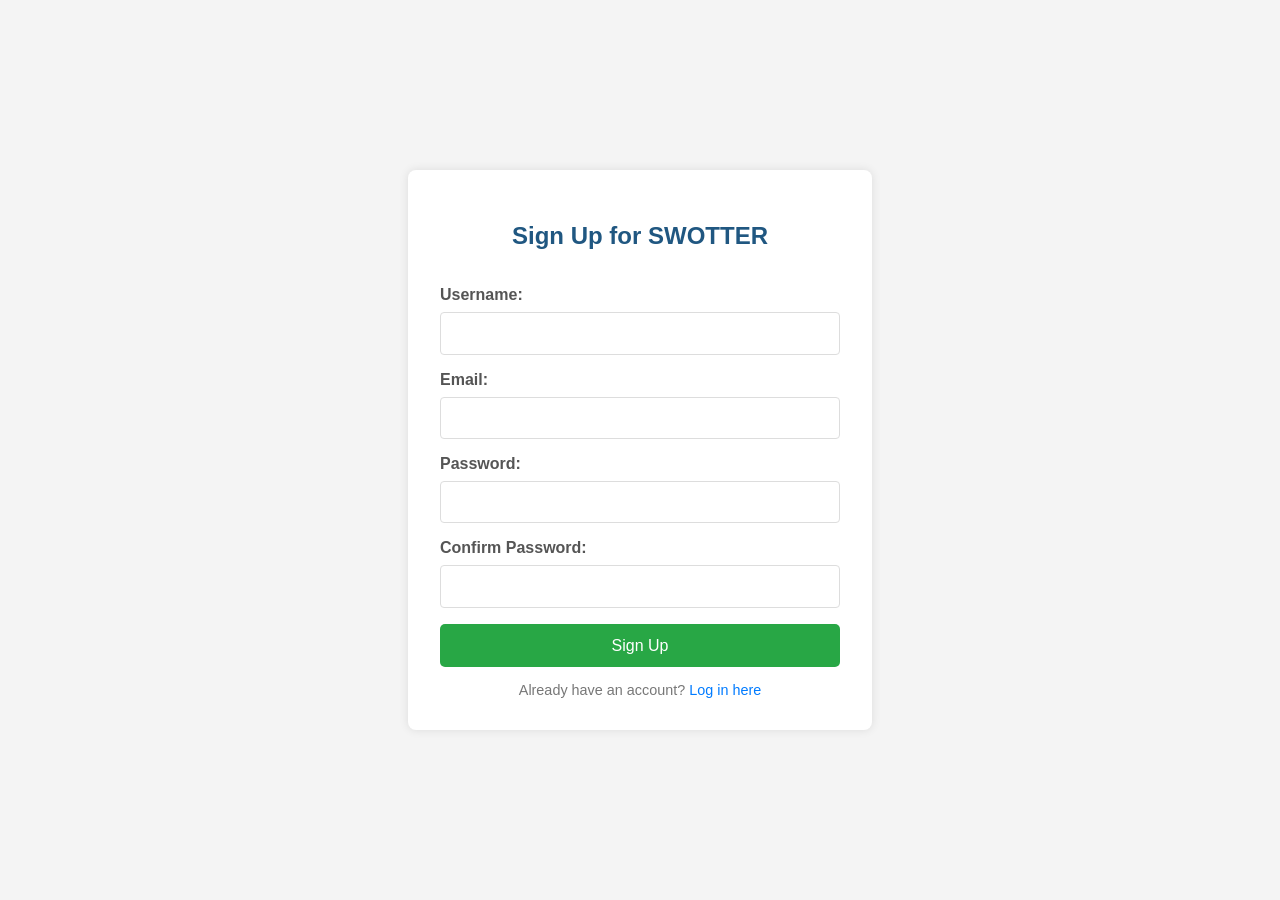
<file: signup.html>
<!DOCTYPE html>
<html lang="en">

<head>
    <meta charset="UTF-8">
    <meta name="viewport" content="width=device-width, initial-scale=1.0">
    <title>Sign Up - SWOTTER</title>
    <style>
        body {
            font-family: 'Arial', sans-serif;
            margin: 0;
            padding: 0;
            background-color: #f4f4f4;
            display: flex;
            justify-content: center;
            align-items: center;
            min-height: 100vh;
        }

        .container {
            background-color: white;
            padding: 2em;
            border-radius: 8px;
            box-shadow: 0 0 10px rgba(0, 0, 0, 0.1);
            width: 100%;
            max-width: 400px;
        }

        h2 {
            text-align: center;
            color: #205781;
            margin-bottom: 1.5em;
        }

        label {
            display: block;
            margin-bottom: 0.5em;
            font-weight: bold;
            color: #555;
        }

        input[type="text"],
        input[type="email"],
        input[type="password"] {
            width: 100%;
            padding: 0.7em;
            border: 1px solid #ddd;
            border-radius: 4px;
            box-sizing: border-box;
            margin-bottom: 1em;
            font-size: 1em;
        }

        button[type="submit"] {
            background-color: #28a745;
            color: white;
            padding: 0.8em 1.5em;
            border: none;
            border-radius: 5px;
            cursor: pointer;
            font-size: 1em;
            transition: background-color 0.3s ease;
            width: 100%;
        }

        button[type="submit"]:hover {
            background-color: #1e7e34;
        }

        .login-link {
            text-align: center;
            margin-top: 1em;
            font-size: 0.9em;
            color: #777;
        }

        .login-link a {
            color: #007bff;
            text-decoration: none;
        }

        .login-link a:hover {
            text-decoration: underline;
        }
    </style>
</head>

<body>
    <div class="container">
        <h2>Sign Up for SWOTTER</h2>
        <form id="signupForm">
            <label for="newUsername">Username:</label>
            <input type="text" id="newUsername" name="newUsername" required>

            <label for="newEmail">Email:</label>
            <input type="email" id="newEmail" name="newEmail" required>

            <label for="newPassword">Password:</label>
            <input type="password" id="newPassword" name="newPassword" required>

            <label for="confirmPassword">Confirm Password:</label>
            <input type="password" id="confirmPassword" name="confirmPassword" required>

            <button type="submit">Sign Up</button>
        </form>
        <div class="login-link">
            Already have an account? <a href="login.html">Log in here</a>
        </div>
    </div>

    <script>
        document.getElementById('signupForm').addEventListener('submit', function (event) {
            event.preventDefault();
            const formData = new FormData(this);
            const password = formData.get('newPassword');
            const confirmPassword = formData.get('confirmPassword');

            if (password !== confirmPassword) {
                alert("Passwords do not match.");
                return;
            }

            fetch('/api/signup', {
                method: 'POST',
                body: formData
            })
                .then(response => response.json())
                .then(data => {
                    if (response.ok) {
                        alert(data.message || 'Account created successfully! Please log in.');
                        window.location.href = 'login.html'; // Redirect to login page
                    } else {
                        alert(data.error || 'Signup failed.');
                    }
                })
                .catch(error => {
                    console.error('Error:', error);
                    alert('An error occurred during signup.');
                });
        });
    </script>
</body>

</html>
</file>
<file: styles.css>
* {
    margin: 0;
    padding: 0;
    box-sizing: border-box;
    font-family: 'Arial', sans-serif;
}

/* Header Styling */
header {
    background-color: #1e3a8a;
    /* Dark Blue Header */
    color: #fff;
    padding: 15px;
    display: flex;
    justify-content: space-between;
    align-items: center;
    text-align: center;
}

header h1 {
    flex-grow: 1;
    text-align: center;
}

/* Drawer Button */
.menu-icon {
    font-size: 24px;
    cursor: pointer;
    padding: 10px;
    color: #fff;
}

/* Wishlist & Cart Icons */
.icons {
    display: flex;
    gap: 15px;
}

.icons i {
    font-size: 22px;
    color: #fff;
    cursor: pointer;
}

.icons i:hover {
    color: #bbdefb;
    /* Light Blue Hover */
}

/* Drawer Menu */
.drawer {
    height: 100%;
    width: 0;
    position: fixed;
    top: 0;
    left: 0;
    background-color: #64b5f6;
    /* Light Blue Drawer */
    overflow-x: hidden;
    transition: 0.5s;
    padding-top: 60px;
}

.drawer a {
    padding: 12px 20px;
    text-decoration: none;
    font-size: 20px;
    color: #fff;
    display: block;
    transition: 0.3s;
}

.drawer a:hover {
    background-color: #1e3a8a;
    /* Dark Blue Hover */
}

.closebtn {
    position: absolute;
    top: 10px;
    right: 20px;
    font-size: 30px;
    cursor: pointer;
    color: #fff;
}

/* Hero Section */
#hero {
    text-align: center;
    background: url('https://source.unsplash.com/1600x600/?marketplace,shopping') no-repeat center center/cover;
    color: white;
    padding: 80px 20px;
}

#hero h2 {
    font-size: 2.5rem;
    background: rgba(187, 222, 251, 0.8);
    /* Light Blue with Transparency */
    padding: 10px;
    color: #1e3a8a;
    /* Dark Blue Text */
    border-radius: 8px;
}

#hero p {
    font-size: 1.2rem;
    margin: 10px 0;
    background: rgba(187, 222, 251, 0.8);
    /* Light Blue with Transparency */
    display: inline-block;
    padding: 5px 15px;
    border-radius: 5px;
}

.btn {
    display: inline-block;
    background-color: #64b5f6;
    /* Light Blue Button */
    color: #fff;
    padding: 10px 20px;
    margin-top: 10px;
    text-decoration: none;
    font-size: 18px;
    border-radius: 5px;
    box-shadow: 0 4px 8px rgba(0, 0, 0, 0.2);
    transition: background-color 0.3s ease;
}

.btn:hover {
    background-color: #1e3a8a;
    /* Dark Blue Hover */
}

/* Ads Section */
#ads {
    display: flex;
    justify-content: center;
    flex-wrap: wrap;
    padding: 20px;
}

.ad {
    background-color: #fff;
    /* Light Blue Ad Background */
    width: 250px;
    margin: 15px;
    padding: 15px;
    border-radius: 8px;
    text-align: center;
    box-shadow: 0px 0px 10px rgba(0, 0, 0, 0.1);
    transition: transform 0.3s ease;
}

.ad:hover {
    transform: translateY(-5px);
}

.ad img {
    width: 100%;
    border-radius: 5px;
}

.ad h2 {
    font-size: 20px;
    margin: 10px 0;
    color: #1e3a8a;
    /* Dark Blue Heading */
}

.ad p {
    font-size: 16px;
    color: #64b5f6;
    /* Light Blue Price */
}

/* Footer */
footer {
    text-align: center;
    background-color: #1e3a8a;
    /* Dark Blue Footer */
    color: #fff;
    padding: 15px;
    margin-top: 20px;
}

.search-container {
    display: flex;
    justify-content: center;
    align-items: center;
    margin: 20px auto;
    width: 50%;
    background-color: #e0f2f7;
    /* Light Blue Search Background */
    padding: 10px;
    border-radius: 15px;
    box-shadow: 0px 2px 5px rgba(0, 0, 0, 0.2);
}

.search-container input {
    width: 100%;
    padding: 10px;
    border: 1px solid #42a5f5;
    /* Blue Border for Search Input */
    border-radius: 10px;
    font-size: 16px;
    outline: none;
    background-color: #fbfbfb;
    /* Very Light Blue Search Input Background */
    color: #1976d2;
    /* Darker Blue Search Text */
    font-weight: normal;
}

.search-container i {
    font-size: 20px;
    color: #1976d2;
    /* Darker Blue Search Icon */
    padding-left: 10px;
}

.search-container button {
    padding: 8px 12px;
    border: none;
    background-color: #1976d2;
    /* Darker Blue Search Button */
    color: white;
    border-radius: 10px;
    margin-left: 8px;
    cursor: pointer;
    font-weight: bold;
    font-size: 16px;
}

.search-container button:hover {
    background-color: #1565c0;
    /* Even Darker Blue Search Button Hover */
}

.icons {
    display: flex;
    gap: 20px;
    position: absolute;
    top: 10px;
    right: 20px;
}

.icons a {
    font-size: 24px;
    color: #fff;
    /* White Icons */
    position: relative;
}

.icons a .count {
    position: absolute;
    top: -5px;
    right: -10px;
    background: black;
    color: white;
    font-size: 14px;
    font-weight: bold;
    border-radius: 50%;
    width: 18px;
    height: 18px;
    display: flex;
    justify-content: center;
    align-items: center;
}

.drawer {
    height: 100%;
    width: 250px;
    position: fixed;
    top: 0;
    left: -250px;
    background-color: #1e3a8a;
    /* Dark Blue Drawer Background */
    padding-top: 60px;
    transition: 0.3s;
}

.drawer a {
    padding: 10px 15px;
    text-decoration: none;
    font-size: 20px;
    color: #fff;
    display: block;
}

.drawer a:hover {
    background-color: #1565c0;
    /* Even Darker Blue Drawer Hover */
}

.search-container button {
    padding: 10px 15px;
    /* Duplicate - will use the first definition */
    border: none;
    background-color: #205781;
    /* Duplicate - will use the first definition */
    color: white;
    border-radius: 25px;
    /* Duplicate - will use the first definition */
    margin-left: 10px;
    cursor: pointer;
    font-weight: bold;
}

.search-container button:hover {
    background-color: #1a4563;
    /* Duplicate - will use the first definition */
}

.book-container {
    display: flex;
    flex-wrap: wrap;
    gap: 20px;
}

.book-card {
    border: 1px solid #ddd;
    border-radius: 10px;
    padding: 15px;
    width: 250px;
    background: #f9f9f9;
    box-shadow: 2px 2px 10px rgba(0, 0, 0, 0.1);
}
</file>
